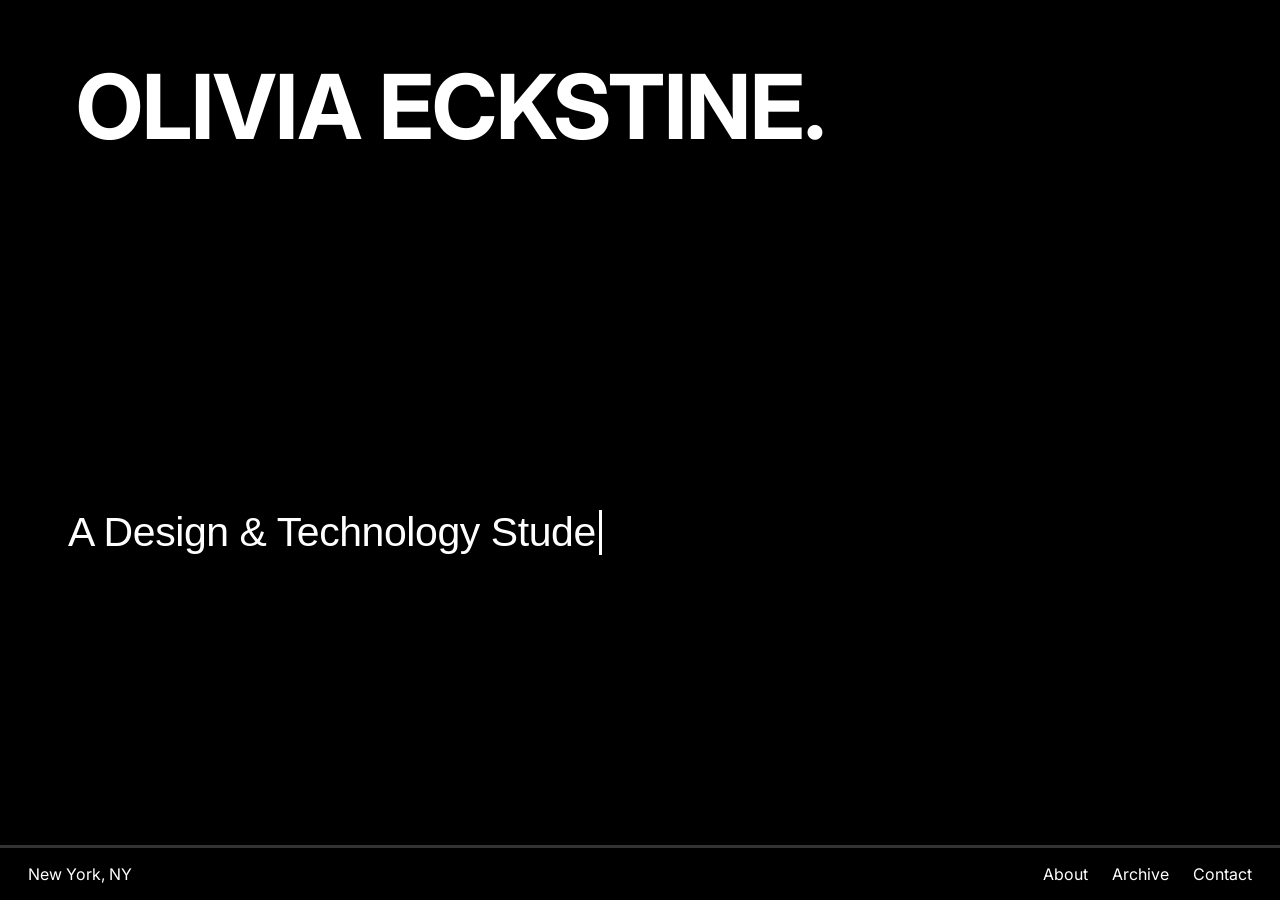
<file: about.html>
<!DOCTYPE html>
<html lang="en">
<head>
  <meta charset="UTF-8" />
  <meta name="viewport" content="width=device-width, initial-scale=1.0" />
  <title>Olivia Eckstine</title>
  <link rel="stylesheet" href="styles.css" />
<link rel="preconnect" href="https://fonts.googleapis.com">
<link rel="preconnect" href="https://fonts.gstatic.com" crossorigin>
<link href="https://fonts.googleapis.com/css2?family=Inter:ital,opsz,wght@0,14..32,100..900;1,14..32,100..900&family=Pixelify+Sans:wght@400..700&family=Poppins:ital,wght@0,100;0,200;0,300;0,400;0,500;0,600;0,700;0,800;0,900;1,100;1,200;1,300;1,400;1,500;1,600;1,700;1,800;1,900&family=Source+Sans+3:ital,wght@0,200..900;1,200..900&display=swap" rel="stylesheet"></head>

<body>
     <section class="hero">
        <a href="home.html" class="hero-name-2">
          <div class="hero-name hero-name--page">OLIVIA ECKSTINE.</div>
        </a>
      </section>

    <main>
        <p class="tagline"><span id="typed"></span><span class="cursor"></span></p>
    </main>

  <footer>
    <span>New York, NY</span>
    <nav>
      <a href="about.html">About</a>
      <a href="archive.html">Archive</a>
      <a href="contact.html">Contact</a>
    </nav>
  </footer>

  <script>
    const text = "A Design & Technology Student At Parsons School Of Design Exploring How Creativity, Data, And Storytelling Intersect.";
    const target = document.getElementById("typed");
    const speed = 45; 
    let i = 0;
    function type() {
      if (i < text.length) {
        target.textContent += text.charAt(i);
        i++;
        setTimeout(type, speed);
      }
    }
    type();
  </script>
</body>
</html>
</file>
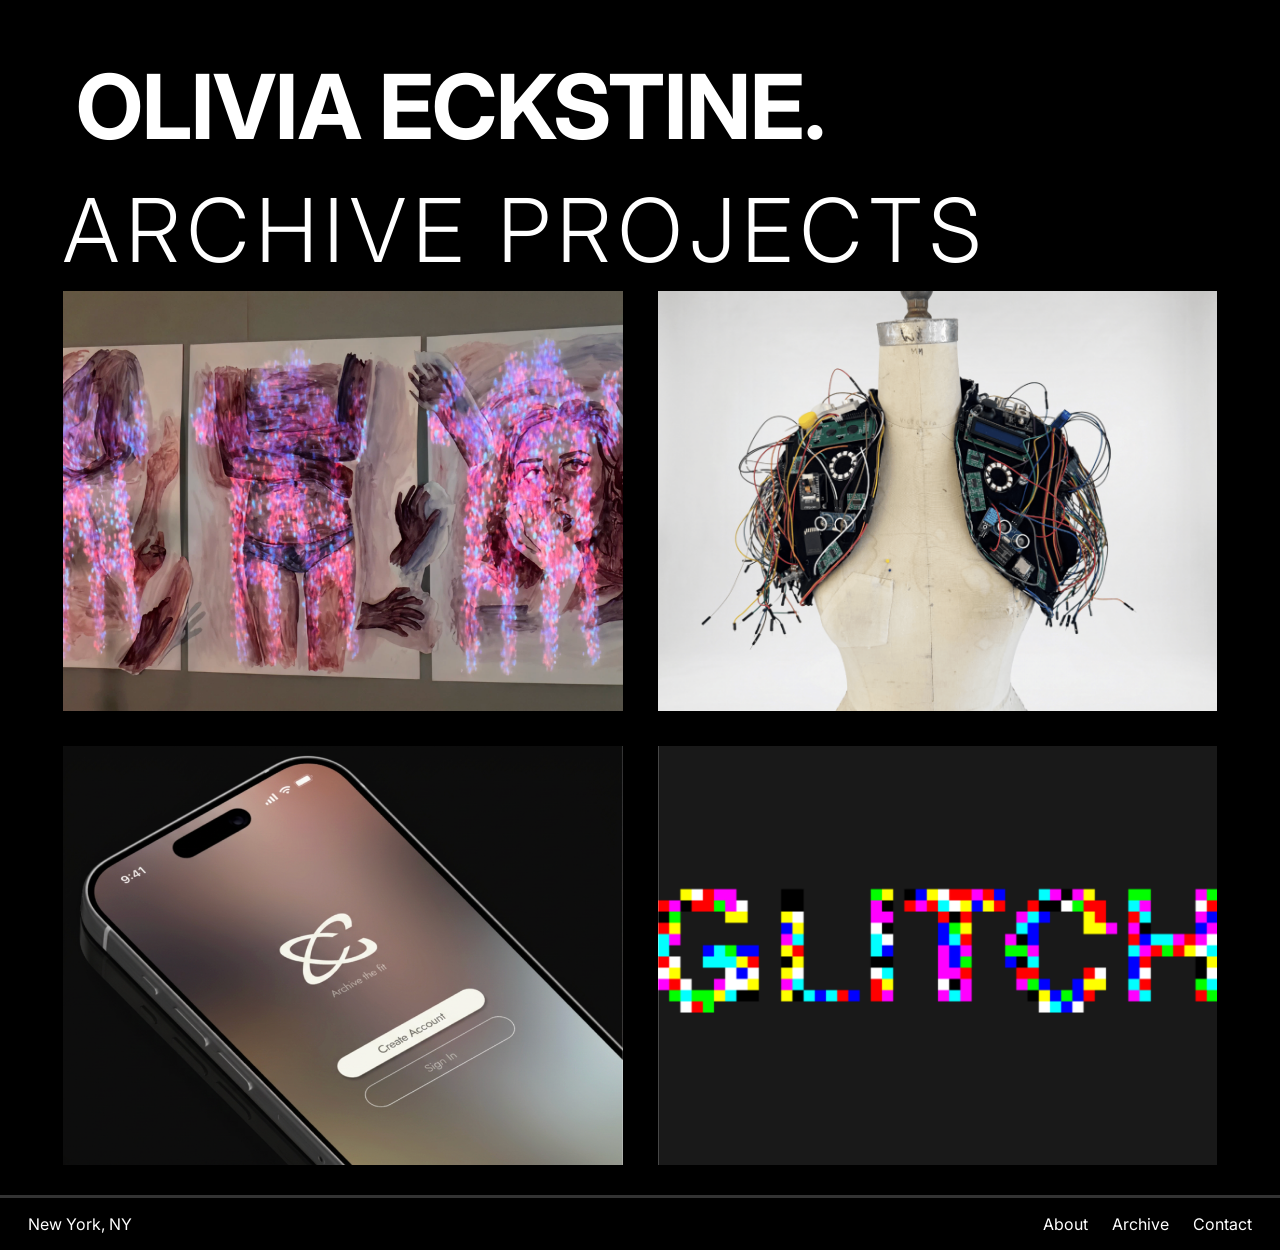
<file: archive.html>
<!DOCTYPE html>
<html lang="en">
<head>
  <meta charset="UTF-8" />
  <meta name="viewport" content="width=device-width, initial-scale=1.0" />
  <title>Olivia Eckstine</title>
  <link rel="stylesheet" href="styles.css" />
<link rel="preconnect" href="https://fonts.googleapis.com">
<link rel="preconnect" href="https://fonts.gstatic.com" crossorigin>
<link href="https://fonts.googleapis.com/css2?family=Inter:ital,opsz,wght@0,14..32,100..900;1,14..32,100..900&family=Pixelify+Sans:wght@400..700&family=Poppins:ital,wght@0,100;0,200;0,300;0,400;0,500;0,600;0,700;0,800;0,900;1,100;1,200;1,300;1,400;1,500;1,600;1,700;1,800;1,900&family=Source+Sans+3:ital,wght@0,200..900;1,200..900&display=swap" rel="stylesheet"></head>

<body>
    <section class="hero">
      <a href="home.html" class="hero-name-2">
        <div class="hero-name">OLIVIA ECKSTINE.</div>
      </a>
    </section>

    <section class="work-section">
    <div class="work-label">ARCHIVE PROJECTS</div>
        <div class="work-grid">

      <div class="work-cell">
        <a class="overlay" href="Uncollected.html" aria-label="Uncollected"></a>
        <img src="uncollected1.png" alt="Uncollected">
        <div class="work-label-hover">Uncollected</div>
      </div>

      <div class="work-cell">
        <a class="overlay" href="Perimeter.html" aria-label="Perimeter"></a>
        <img src="Perimeter.png" alt="Perimeter">
        <div class="work-label-hover">Perimeter</div>
      </div>

      <div class="work-cell">
        <a class="overlay" href="CC.html" aria-label="Cloud Closet"></a>
        <img src="ccscreen.png" alt="Cloud Closet">
        <div class="work-label-hover">Cloud Closet</div>
      </div>

      <div class="work-cell">
        <a class="overlay" href="typography.html" aria-label="Interactive Typography"></a>
        <img src="proto1.png" alt="Interactive Typography">
        <div class="work-label-hover">Interactive Typography</div>
      </div>

    </div>
  </section>

  <footer>
    <span>New York, NY</span>
    <nav>
      <a href="about.html">About</a>
      <a href="archive.html">Archive</a>
      <a href="contact.html">Contact</a>
    </nav>
  </footer>
</file>
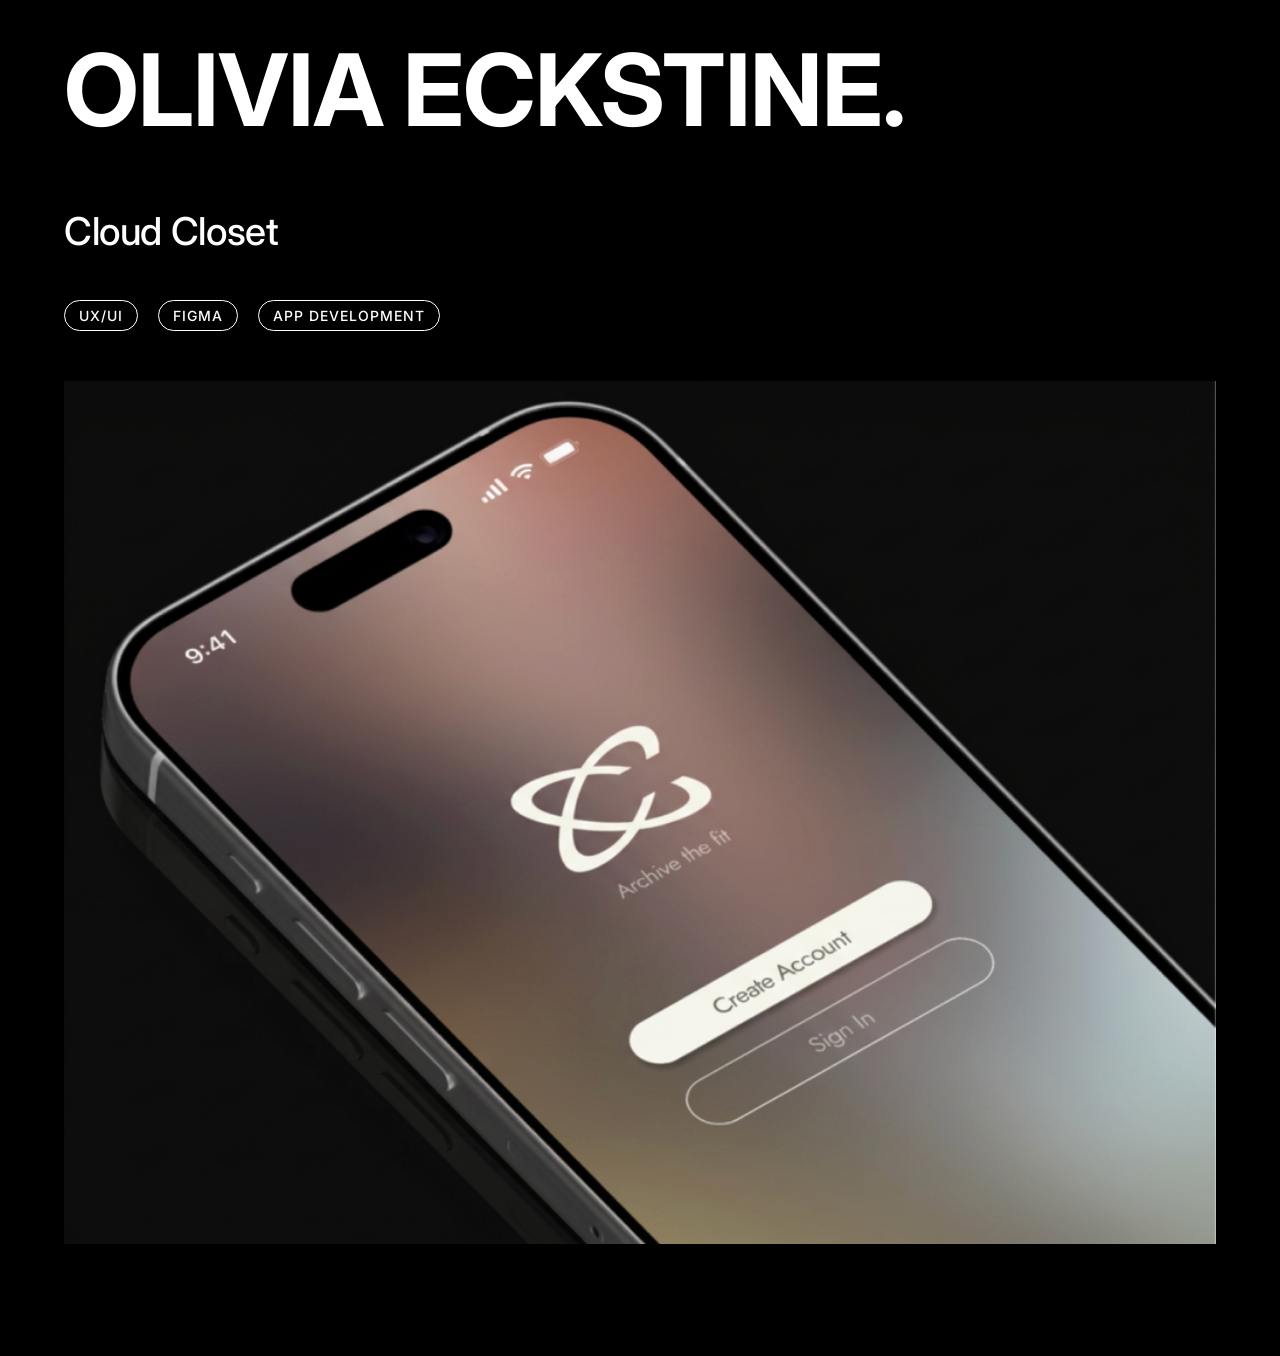
<file: CC.html>
<!DOCTYPE html>
<html lang="en">
<head>
  <meta charset="UTF-8" />
  <meta name="viewport" content="width=device-width, initial-scale=1.0" />
  <title>Olivia Eckstine</title>
  <link rel="stylesheet" href="styles.css" />
<link rel="preconnect" href="https://fonts.googleapis.com">
<link rel="preconnect" href="https://fonts.gstatic.com" crossorigin>
<link href="https://fonts.googleapis.com/css2?family=Inter:ital,opsz,wght@0,14..32,100..900;1,14..32,100..900&family=Pixelify+Sans:wght@400..700&family=Poppins:ital,wght@0,100;0,200;0,300;0,400;0,500;0,600;0,700;0,800;0,900;1,100;1,200;1,300;1,400;1,500;1,600;1,700;1,800;1,900&family=Source+Sans+3:ital,wght@0,200..900;1,200..900&display=swap" rel="stylesheet"></head>

<body>
 
    <div class="project-wrap">

        <a href="home.html" class="hero-name-link">
            <div class="project-name">OLIVIA ECKSTINE.</div>
        </a>
        <div class="project-title">Cloud Closet</div>
    
        <div class="tag-row">
        <span class="tag">UX/UI</span>
        <span class="tag">Figma</span>
        <span class="tag">App Development</span>
        </div>
    
        <div class="project-hero-img placeholder">
            <img src="ccscreen.png" alt="Cloud Closet installation"> 
        </div>
</file>
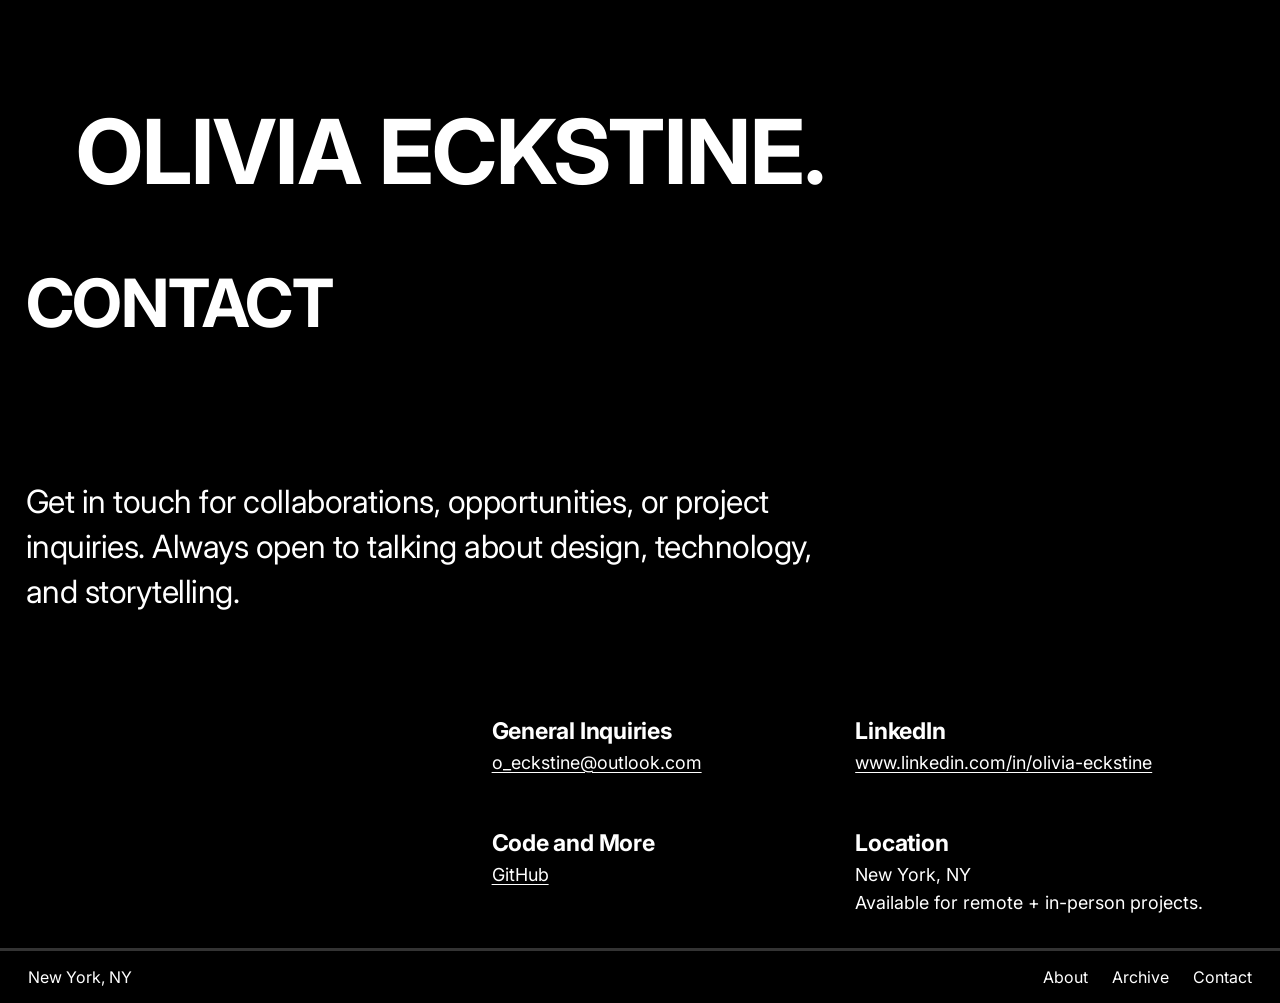
<file: contact.html>
<!DOCTYPE html>
<html lang="en">
<head>
    <meta charset="UTF-8">
    <meta name="viewport" content="width=device-width, initial-scale=1.0">
    <title>Olivia Eckstine</title>
   <link rel="stylesheet" href="styles.css" />
    <link rel="preconnect" href="https://fonts.googleapis.com">
    <link rel="preconnect" href="https://fonts.gstatic.com" crossorigin>
    <link href="https://fonts.googleapis.com/css2?family=Inter:ital,opsz,wght@0,14..32,100..900;1,14..32,100..900&family=Pixelify+Sans:wght@400..700&family=Poppins:ital,wght@0,100;0,200;0,300;0,400;0,500;0,600;0,700;0,800;0,900;1,100;1,200;1,300;1,400;1,500;1,600;1,700;1,800;1,900&family=Source+Sans+3:ital,wght@0,200..900;1,200..900&display=swap" rel="stylesheet"></head>

</head>

<body class="page-contact">
 
  <section class="hero">
    <a href="home.html" class="hero-name-2">
      <div class="hero-name hero-name--page">OLIVIA ECKSTINE.</div>
    </a>
 </section>

 
  <h1 class="page-title">Contact</h1>
 
  <main class="content-contact">
    <h2>Get in touch for collaborations, opportunities, or project inquiries. Always open to talking about design, technology, and storytelling.</h2>
  </main>
 
  <section class="footer-contact">
    <div class="contact-item">
      <h4>General Inquiries</h4>
      <a href="mailto:o_eckstine@outlook.com">o_eckstine@outlook.com</a>
    </div>
 
    <div class="contact-item">
      <h4>LinkedIn</h4>
      <a href="https://www.linkedin.com/in/olivia-eckstine" target="_blank" rel="noopener">www.linkedin.com/in/olivia-eckstine</a>
    </div>
 
    <div class="contact-item">
      <h4>Code and More</h4>
      <a href="https://github.com/OEckstine" target="_blank" rel="noopener">GitHub</a>
    </div>
 
    <div class="contact-item">
      <h4>Location</h4>
      <span>New York, NY</span>
      <span>Available for remote + in-person projects.</span>
    </div>
  </section>
 
 
  <footer class="site-footer">
    <span>New York, NY</span>
    <nav>
      <a href="about.html">About</a>
      <a href="archive.html">Archive</a>
      <a href="contact.html" aria-current="page">Contact</a>
    </nav>
  </footer>
 
</body>
</html>
</file>
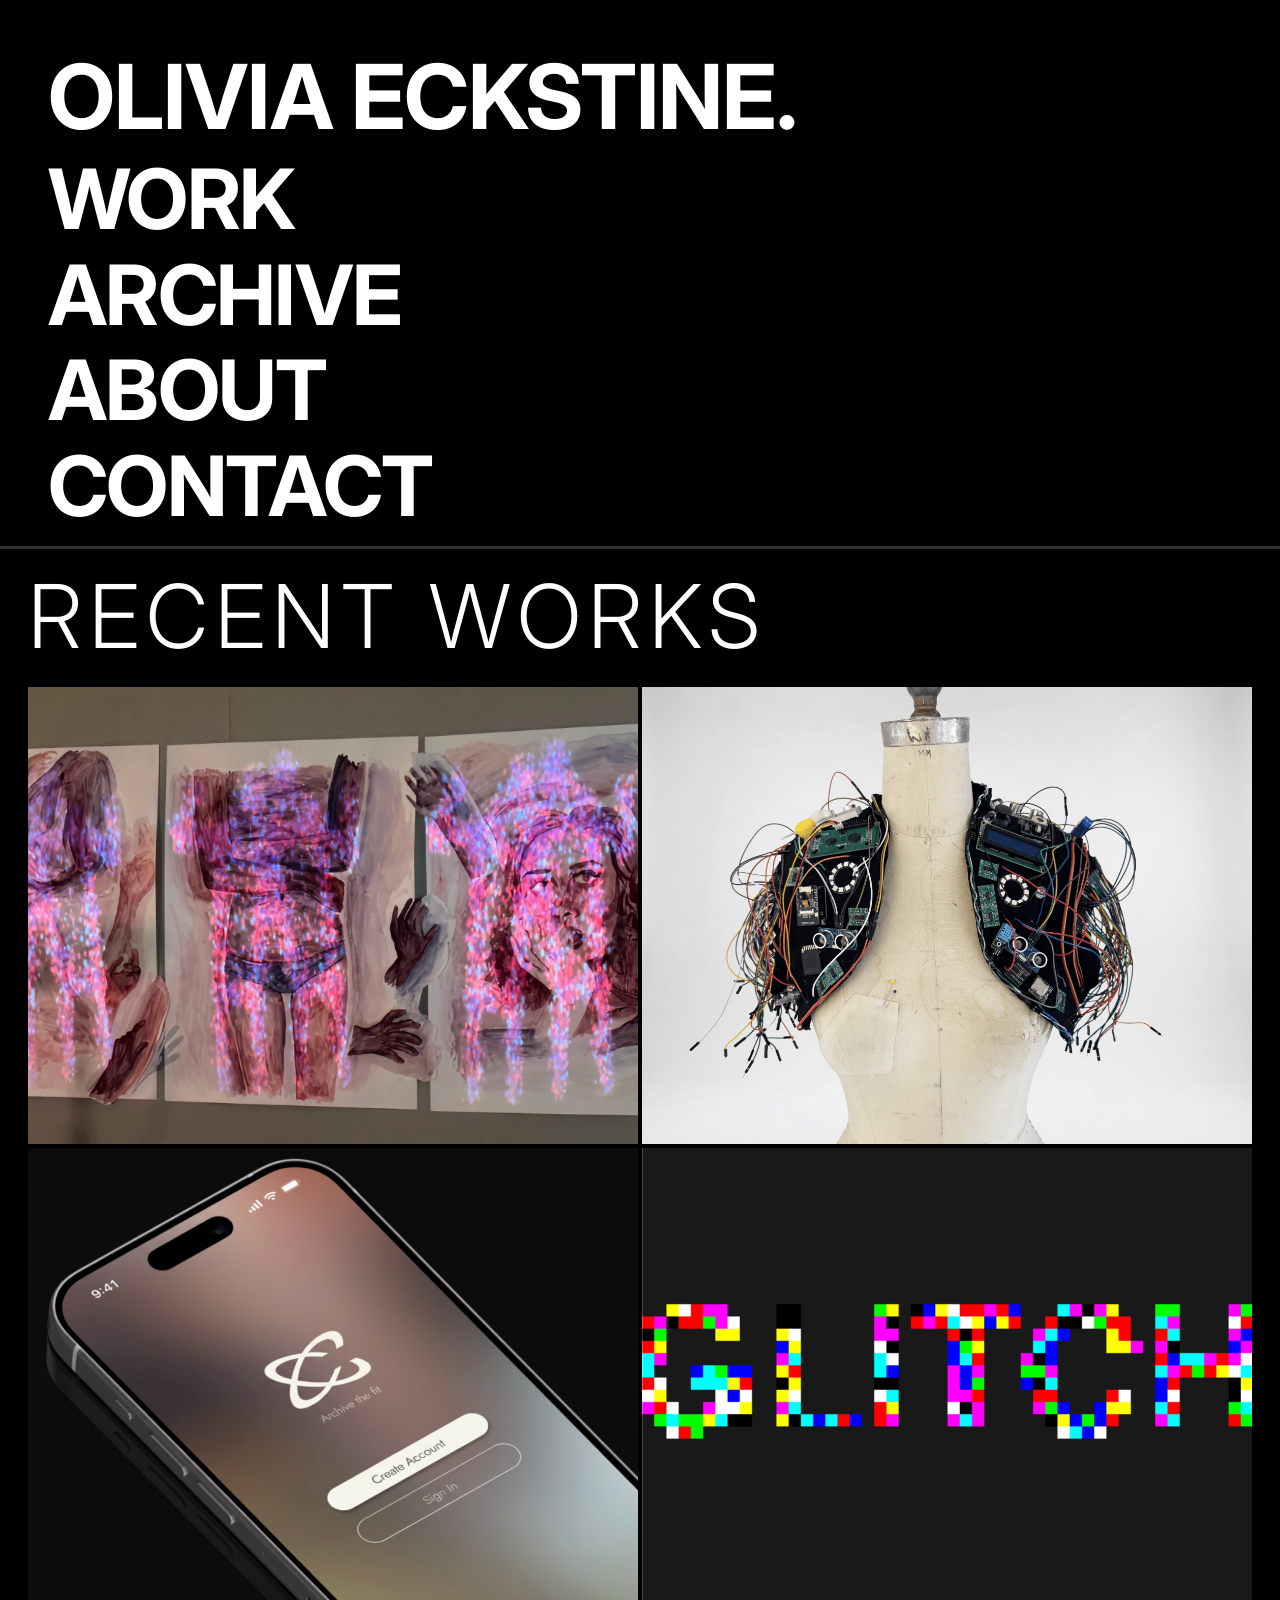
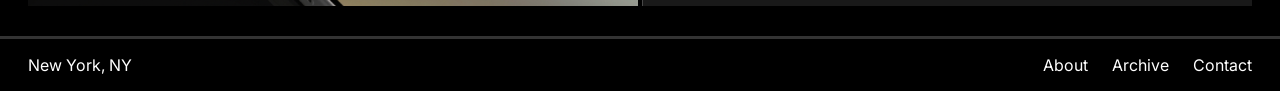
<file: home.html>
<!DOCTYPE html>
<html lang="en">
<head>
  <meta charset="UTF-8" />
  <meta name="viewport" content="width=device-width, initial-scale=1.0" />
  <title>Olivia Eckstine</title>
  <link rel="stylesheet" href="styles.css" />
<link rel="preconnect" href="https://fonts.googleapis.com">
<link rel="preconnect" href="https://fonts.gstatic.com" crossorigin>
<link href="https://fonts.googleapis.com/css2?family=Inter:ital,opsz,wght@0,14..32,100..900;1,14..32,100..900&family=Pixelify+Sans:wght@400..700&family=Poppins:ital,wght@0,100;0,200;0,300;0,400;0,500;0,600;0,700;0,800;0,900;1,100;1,200;1,300;1,400;1,500;1,600;1,700;1,800;1,900&family=Source+Sans+3:ital,wght@0,200..900;1,200..900&display=swap" rel="stylesheet"></head>

<body>
    <section class="hero">
      <a href="home.html" class="hero-name-link">
        <div class="hero-name">OLIVIA ECKSTINE.</div>
      </a>
      <nav class="hero-nav">
        <a href="work.html">WORK</a>
        <a href="archive.html">ARCHIVE</a>
        <a href="about.html">ABOUT</a>
        <a href="contact.html">CONTACT</a>
    </nav>
  </section>
 
  <section class="works-section">
    <div class="works-label">RECENT WORKS</div>
    <div class="works-grid">

      <div class="work-cell">
        <a class="overlay" href="Uncollected.html" aria-label="Uncollected"></a>
        <img src="uncollected1.png" alt="Uncollected">
        <div class="work-label-hover">Uncollected</div>
      </div>

      <div class="work-cell">
        <a class="overlay" href="Perimeter.html" aria-label="Perimeter"></a>
        <img src="Perimeter.png" alt="Perimeter">
        <div class="work-label-hover">Perimeter</div>
      </div>

      <div class="work-cell">
        <a class="overlay" href="CC.html" aria-label="Cloud Closet"></a>
        <img src="ccscreen.png" alt="Cloud Closet">
        <div class="work-label-hover">Cloud Closet</div>
      </div>

      <div class="work-cell">
        <a class="overlay" href="typography.html" aria-label="Typography"></a>
        <img src="proto1.png" alt="Typography">
        <div class="work-label-hover">Typography</div>
      </div>

    </div>
  </section>
 
  <footer>
    <span>New York, NY</span>
    <nav>
      <a href="about.html">About</a>
      <a href="archive.html">Archive</a>
      <a href="contact.html">Contact</a>
    </nav>
  </footer>
 
</body>
</html>
</file>
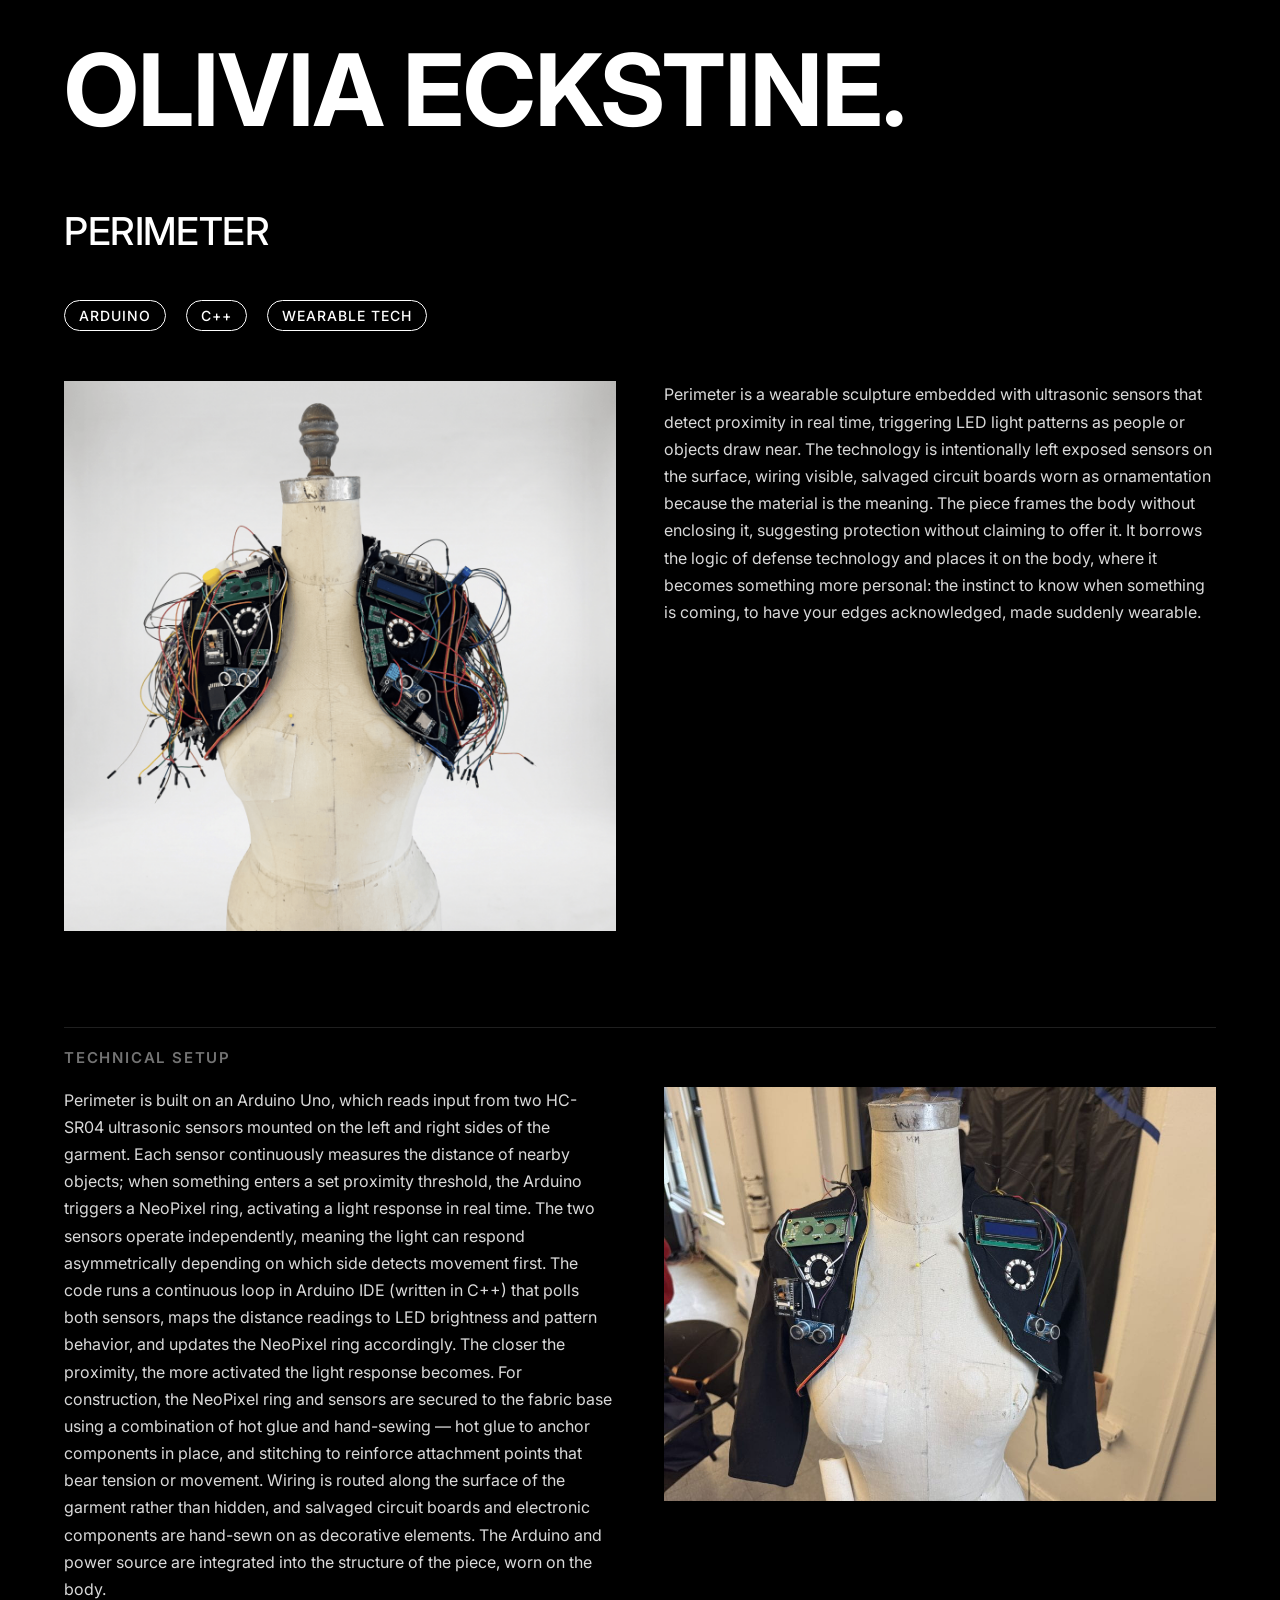
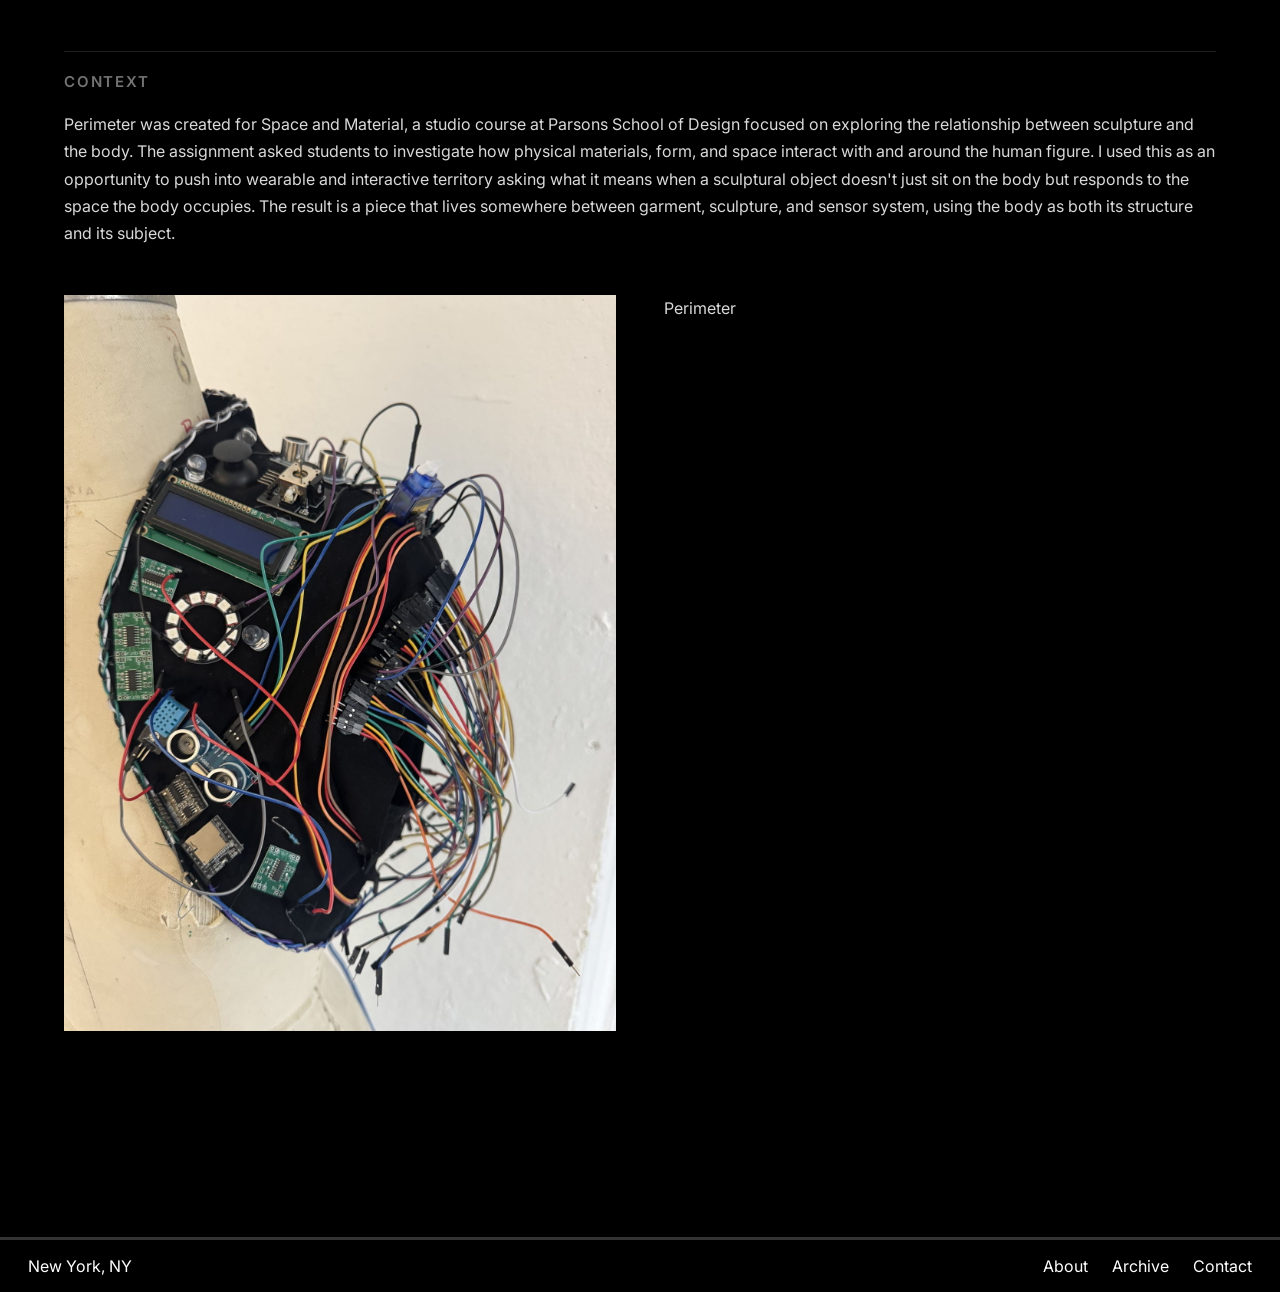
<file: Perimeter.html>
<!DOCTYPE html>
<html lang="en">
<head>
  <meta charset="UTF-8" />
  <meta name="viewport" content="width=device-width, initial-scale=1.0" />
  <title>Olivia Eckstine</title>
  <link rel="stylesheet" href="styles.css" />
<link rel="preconnect" href="https://fonts.googleapis.com">
<link rel="preconnect" href="https://fonts.gstatic.com" crossorigin>
<link href="https://fonts.googleapis.com/css2?family=Inter:ital,opsz,wght@0,14..32,100..900;1,14..32,100..900&family=Pixelify+Sans:wght@400..700&family=Poppins:ital,wght@0,100;0,200;0,300;0,400;0,500;0,600;0,700;0,800;0,900;1,100;1,200;1,300;1,400;1,500;1,600;1,700;1,800;1,900&family=Source+Sans+3:ital,wght@0,200..900;1,200..900&display=swap" rel="stylesheet"></head>

<body>
 
    <div class="project-wrap">

        <a href="home.html" class="hero-name-link">
            <div class="project-name">OLIVIA ECKSTINE.</div>
        </a>
        <div class="project-title">PERIMETER</div>

        <div class="tag-row">
        <span class="tag">Arduino</span>
        <span class="tag">C++</span>
        <span class="tag">Wearable Tech</span>
        </div>
    
        <div class="response-grid">
            <div class="project-hero-img placeholder">
                <img src="Perimeter.png" alt="Perimeter Wearable"> 
            </div>
        <p class="response-text">
            Perimeter is a wearable sculpture embedded with ultrasonic sensors that detect proximity in real time, triggering LED light patterns as people or objects draw near. The technology is intentionally left exposed sensors on the surface, wiring visible, salvaged circuit boards worn as ornamentation because the material is the meaning. The piece frames the body without enclosing it, suggesting protection without claiming to offer it. It borrows the logic of defense technology and places it on the body, where it becomes something more personal: the instinct to know when something is coming, to have your edges acknowledged, made suddenly wearable.
        </p>
        </div>
    
        <div class="section-label">Technical Setup</div>
        <div class="technical-grid">
        <p class="technical-text">
            Perimeter is built on an Arduino Uno, which reads input from two HC-SR04 ultrasonic sensors mounted on the left and right sides of the garment. Each sensor continuously measures the distance of nearby objects; when something enters a set proximity threshold, the Arduino triggers a NeoPixel ring, activating a light response in real time. The two sensors operate independently, meaning the light can respond asymmetrically depending on which side detects movement first.
The code runs a continuous loop in Arduino IDE (written in C++) that polls both sensors, maps the distance readings to LED brightness and pattern behavior, and updates the NeoPixel ring accordingly. The closer the proximity, the more activated the light response becomes.
For construction, the NeoPixel ring and sensors are secured to the fabric base using a combination of hot glue and hand-sewing — hot glue to anchor components in place, and stitching to reinforce attachment points that bear tension or movement. Wiring is routed along the surface of the garment rather than hidden, and salvaged circuit boards and electronic components are hand-sewn on as decorative elements. The Arduino and power source are integrated into the structure of the piece, worn on the body.
        </p>

        <div class="technical-img placeholder">
            <img src="progress.jpeg" alt="Technical setup"> 
        </div>

        </div>

        <!-- context -->
        <div class="section-label">Context</div>
        <p class="context-text">
            Perimeter was created for Space and Material, a studio course at Parsons School of Design focused on exploring the relationship between sculpture and the body. The assignment asked students to investigate how physical materials, form, and space interact with and around the human figure. I used this as an opportunity to push into wearable and interactive territory asking what it means when a sculptural object doesn't just sit on the body but responds to the space the body occupies. The result is a piece that lives somewhere between garment, sculpture, and sensor system, using the body as both its structure and its subject.
        </p>
    
        <!-- response -->
        <div class="response-grid">
            <div class="project-hero-img placeholder">
                <img src="zoom.jpeg" alt="Perimeter Wearable"> 
            </div>
        <p class="response-text">
            Perimeter 
        </p>
        </div>
    
    </div>
    
    <footer>
        <span>New York, NY</span>
        <nav>
        <a href="about.html">About</a>
        <a href="archive.html">Archive</a>
        <a href="contact.html">Contact</a>
        </nav>
    </footer>
    
    </body>
    </html>
</file>
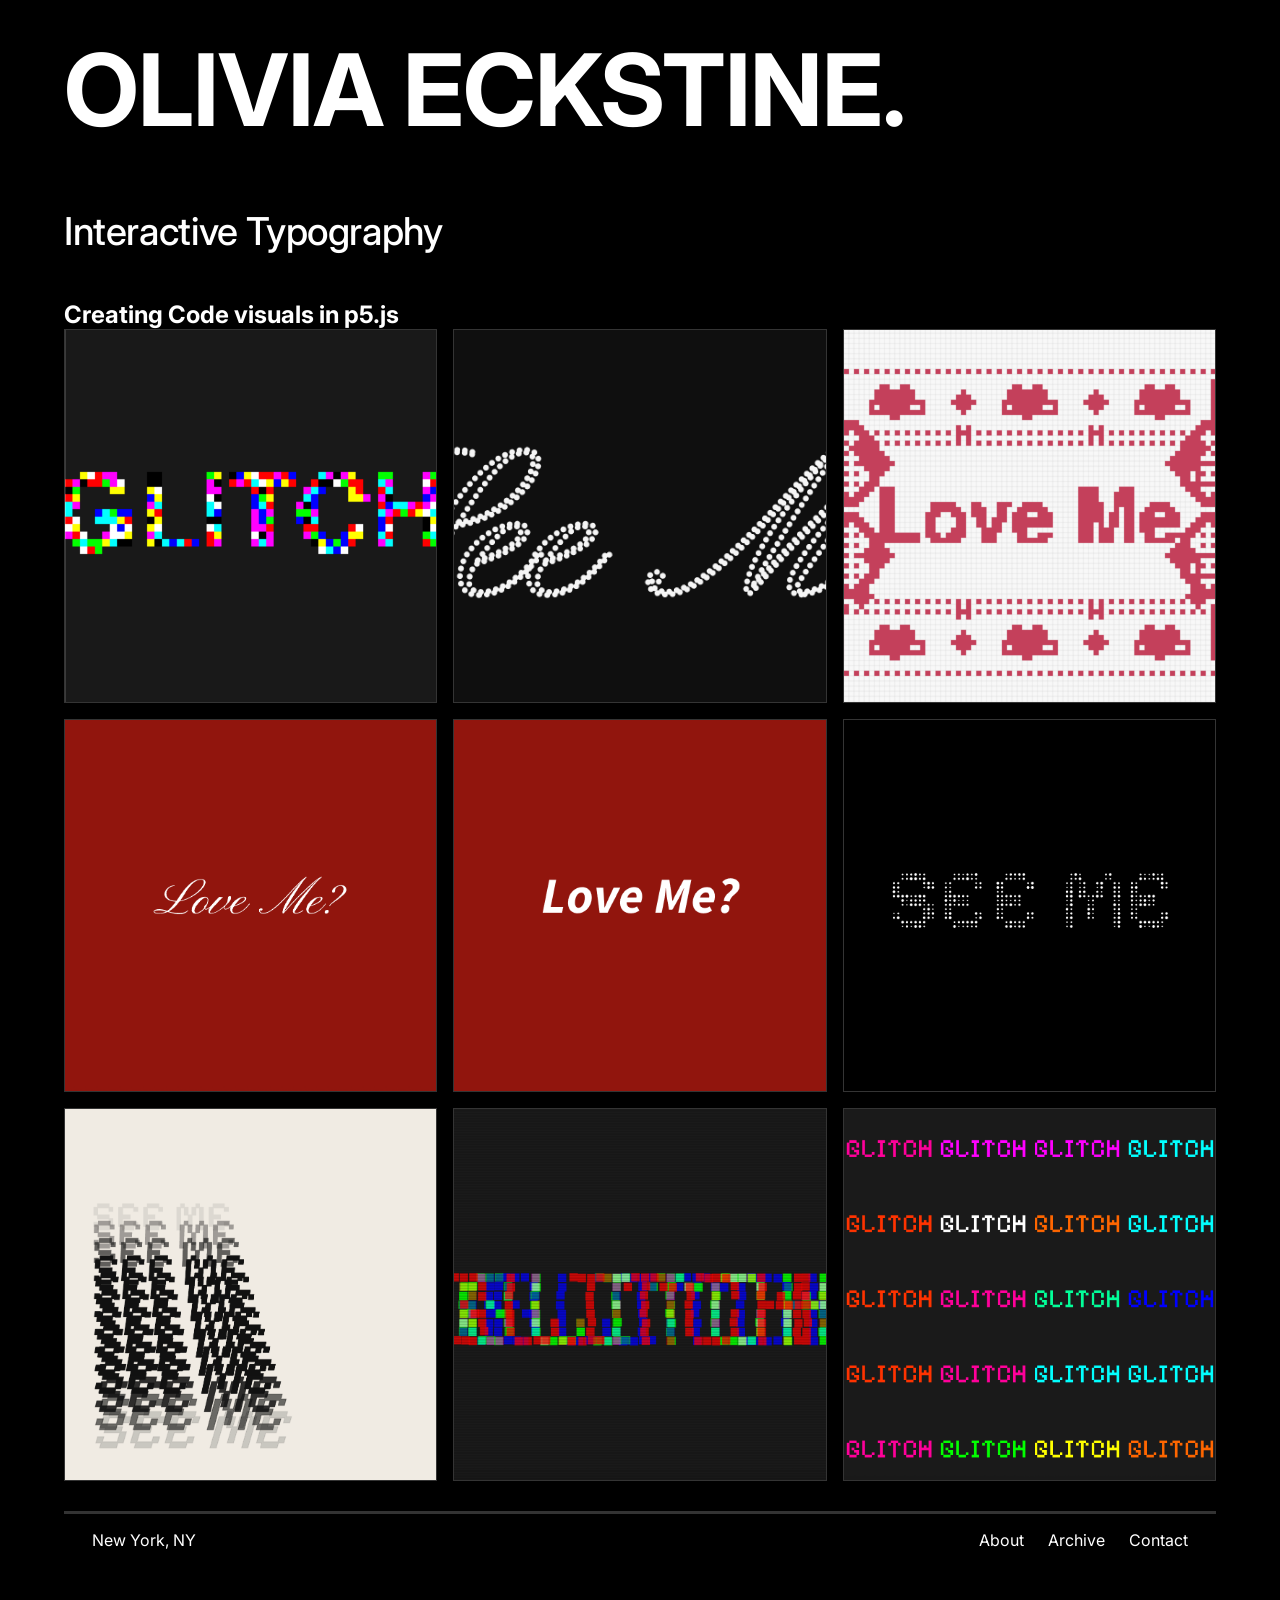
<file: typography.html>
<!DOCTYPE html>
<html lang="en">
<head>
  <meta charset="UTF-8" />
  <meta name="viewport" content="width=device-width, initial-scale=1.0" />
  <title>Olivia Eckstine</title>
  <link rel="stylesheet" href="styles.css" />
<link rel="preconnect" href="https://fonts.googleapis.com">
<link rel="preconnect" href="https://fonts.gstatic.com" crossorigin>
<link href="https://fonts.googleapis.com/css2?family=Inter:ital,opsz,wght@0,14..32,100..900;1,14..32,100..900&family=Pixelify+Sans:wght@400..700&family=Poppins:ital,wght@0,100;0,200;0,300;0,400;0,500;0,600;0,700;0,800;0,900;1,100;1,200;1,300;1,400;1,500;1,600;1,700;1,800;1,900&family=Source+Sans+3:ital,wght@0,200..900;1,200..900&display=swap" rel="stylesheet"></head>

<body>
 
    <div class="project-wrap">

        <a href="home.html" class="hero-name-link">
            <div class="project-name">OLIVIA ECKSTINE.</div>
        </a>
        <div class="project-title">Interactive Typography</div>

        <article class="work-item">
                <h2>Creating Code visuals in p5.js</h2>
                <section class="type-grid-section">
                  <div class="type-grid">

                    <a class="archive-tile is-image" 
                      href="https://oeckstine.github.io/Proto1/" 
                      target="_blank" 
                      rel="noopener">
                      <img class="tile-image" 
                      src="proto1.png" 
                      alt="Proto1 p5.js Sketch Preview">
                    </a>

                    <a class="archive-tile is-image" 
                      href="https://oeckstine.github.io/Proto2/" 
                      target="_blank" 
                      rel="noopener">
                      <img class="tile-image" 
                      src="Proto2.png" 
                      alt="Proto2 p5.js Sketch Preview">
                    </a>

                    <a class="archive-tile is-image" 
                      href="https://oeckstine.github.io/Proto3/" 
                      target="_blank" 
                      rel="noopener">
                      <img class="tile-image" 
                      src="Proto3.png" 
                      alt="Proto3 p5.js Sketch Preview">
                    </a>

                    <a class="archive-tile is-image" 
                      href="https://oeckstine.github.io/Proto4/" 
                      target="_blank" 
                      rel="noopener">
                      <img class="tile-image" 
                      src="Proto4.png" 
                      alt="Proto4 p5.js Sketch Preview">
                    </a>

                    <a class="archive-tile is-image" 
                      href="https://oeckstine.github.io/Proto5/" 
                      target="_blank" 
                      rel="noopener">
                      <img class="tile-image" 
                      src="Proto5.png" 
                      alt="Proto5 p5.js Sketch Preview">
                    </a>

                    <a class="archive-tile is-image" 
                      href="https://oeckstine.github.io/Proto6/" 
                      target="_blank" 
                      rel="noopener">
                      <img class="tile-image" 
                      src="Proto6.png" 
                      alt="Proto6 p5.js Sketch Preview">
                    </a>

                    <a class="archive-tile is-image" 
                      href="https://oeckstine.github.io/proto7/" 
                      target="_blank" 
                      rel="noopener">
                      <img class="tile-image" 
                      src="Proto7.png" 
                      alt="Proto7 p5.js Sketch Preview">
                    </a>

                    <a class="archive-tile is-image" 
                      href="https://oeckstine.github.io/proto8/" 
                      target="_blank" 
                      rel="noopener">
                      <img class="tile-image" 
                      src="Proto8.png" 
                      alt="Proto8 p5.js Sketch Preview">
                    </a>

                    <a class="archive-tile is-image" 
                      href="https://oeckstine.github.io/proto9/" 
                      target="_blank" 
                      rel="noopener">
                      <img class="tile-image" 
                      src="Proto9.png" 
                      alt="Proto9 p5.js Sketch Preview">
                    </a>

                  </div>
                </section>
              </article>
    
    <footer>
        <span>New York, NY</span>
        <nav>
        <a href="about.html">About</a>
        <a href="archive.html">Archive</a>
        <a href="contact.html">Contact</a>
        </nav>
    </footer>
    
    </body>
    </html>
</file>
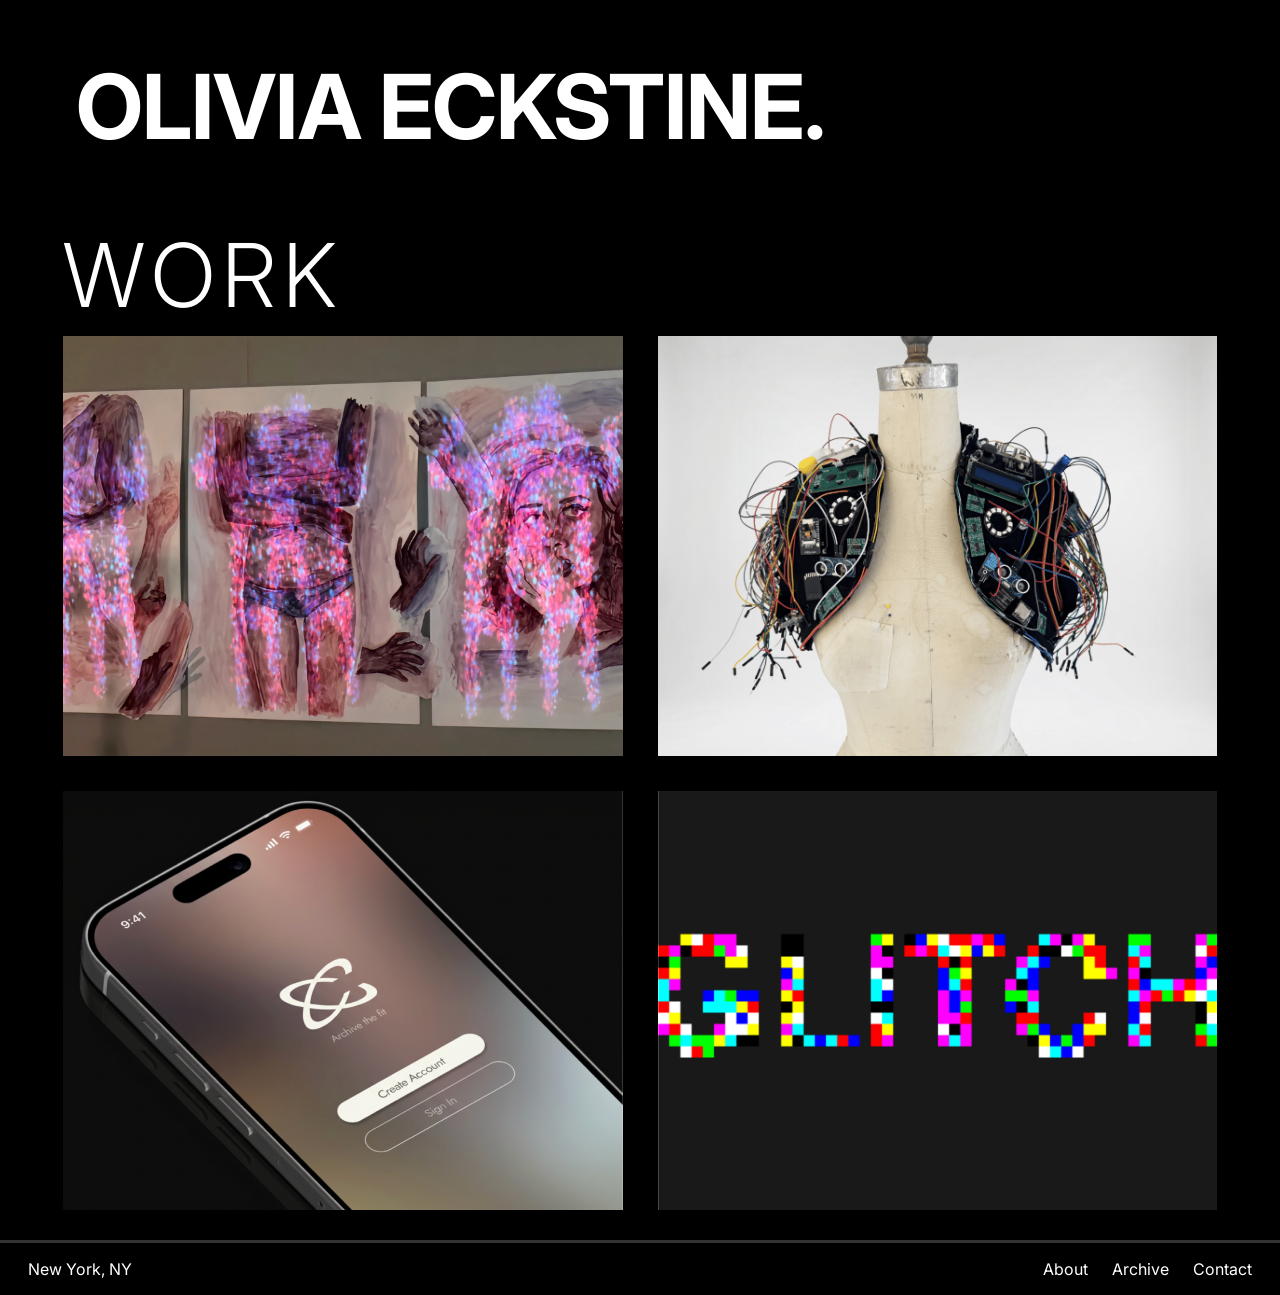
<file: work.html>
<!DOCTYPE html>
<html lang="en">
<head>
  <meta charset="UTF-8" />
  <meta name="viewport" content="width=device-width, initial-scale=1.0" />
  <title>Olivia Eckstine</title>
  <link rel="stylesheet" href="styles.css" />
<link rel="preconnect" href="https://fonts.googleapis.com">
<link rel="preconnect" href="https://fonts.gstatic.com" crossorigin>
<link href="https://fonts.googleapis.com/css2?family=Inter:ital,opsz,wght@0,14..32,100..900;1,14..32,100..900&family=Pixelify+Sans:wght@400..700&family=Poppins:ital,wght@0,100;0,200;0,300;0,400;0,500;0,600;0,700;0,800;0,900;1,100;1,200;1,300;1,400;1,500;1,600;1,700;1,800;1,900&family=Source+Sans+3:ital,wght@0,200..900;1,200..900&display=swap" rel="stylesheet"></head>

<body>
    <section class="hero">
      <a href="home.html" class="hero-name-2">
          <div class="hero-name hero-name--page">OLIVIA ECKSTINE.</div>
        </a>
    </section>

    <section class="work-section">
    <div class="work-label"> WORK</div>
    <div class="work-grid">
 
      <div class="work-cell">
        <a class="overlay" href="Uncollected.html" aria-label="Uncollected"></a>
        <img src="uncollected1.png" alt="Uncollected">
        <div class="work-label-hover">Uncollected</div>
      </div>
 
      <div class="work-cell">
        <a class="overlay" href="Perimeter.html" aria-label="Perimeter"></a>
        <img src="Perimeter.png" alt="Perimeter">
        <div class="work-label-hover">Perimeter</div>
      </div>
 
      <div class="work-cell">
        <a class="overlay" href="CC.html" aria-label="Cloud Closet"></a>
        <img src="ccscreen.png" alt="Cloud Closet">
        <div class="work-label-hover">Cloud Closet</div>
      </div>
 
       <div class="work-cell">
        <a class="overlay" href="typography.html" aria-label="typography"></a>
        <img src="proto1.png" alt="typography">
        <div class="work-label-hover">typography</div>
      </div>
    </div>
  </section>

  <footer>
    <span>New York, NY</span>
    <nav>
      <a href="about.html">About</a>
      <a href="archive.html">Archive</a>
      <a href="contact.html">Contact</a>
    </nav>
  </footer>
</file>
<file: styles.css>
*, *::before, *::after { box-sizing: border-box; margin: 0; padding: 0; }
 
body {
  background: #000;
  color: #fff;
  font-family: 'Inter', sans-serif;
  min-height: 100vh;
  display: flex;
  flex-direction: column;
}

.hero {
  padding: 32px 28px 48px;
  display: flex;
  flex-direction: column;
}

.hero:has(.hero-nav) {
  flex: 1;
  justify-content: space-between;
}

a.hero-name-link {
color: #fff !important;
text-decoration: none !important;
display: block;
transition: opacity 0.15s;
}

a.hero-name-link:hover {
  opacity: 0.5;
}

.hero-name a:hover {
  opacity: 0.5;
}

.hero-name {
  font-size: clamp(60px, 7vw, 112px);
  font-weight: 700;
  letter-spacing: -0.01em;
  margin-top: 10px;
  margin-bottom: 0;
  margin-left: 28px;
}


.hero-name--page {
  margin-bottom: clamp(24px, 5vh, 56px);
}

.hero-nav {
  display: flex;
  flex-direction: column;
  gap: 0;
  margin-bottom: 0;
  margin-left: 28px;
}

.hero-nav a {
  font-size: clamp(56px, 6.5vw, 100px);
  font-weight: 700;
  color: #fff;
  text-decoration: none;
  letter-spacing: -0.02em;
  line-height: 1.15;
  transition: opacity 0.15s;
}

.hero-nav a:hover { opacity: 0.5; }


/*workpage*/
.work-section {
  padding: 0 28px 0;
}

.work-label {
  font-size: clamp(40px, 7vw, 88px);
  font-weight: 300;
  letter-spacing: 0.08em;
  padding: 0;
  margin-left: 35px;
  margin-top: 0;
  margin-bottom: 8px;
}

.work-grid {
  display: grid;
  grid-template-columns: 1fr 1fr;
  gap: 35px;
  margin-top: 4px;
  margin-left: 35px;
  margin-right: 35px;
}

/*recent works*/
.works-section {
  border-top: 3px solid #333;
  padding: 0 28px 0;
}

.works-label {
  font-size: clamp(40px, 7vw, 88px);
  font-weight: 300;
  letter-spacing: 0.08em;
  padding: 14px 0;
  border-bottom: none;
}

.works-grid {
  display: grid;
  grid-template-columns: 1fr 1fr;
  gap: 4px;
  margin-top: 4px;
}
 
.work-cell {
  position: relative;
  width: 100%;
  aspect-ratio: 4/3;
  background: #1a1a1a;
  overflow: hidden;
}

.work-cell img {
  position: absolute;
  inset: 0;
  width: 100%;
  height: 100%;
  object-fit: cover;
  display: block;
}
 
.work-cell .overlay {
  position: absolute;
  inset: 0;
  cursor: pointer;
  z-index: 2;
}

.work-cell .overlay:hover + .work-label-hover,
.work-cell:hover .work-label-hover {
  opacity: 1;
}

.work-label-hover {
  position: absolute;
  bottom: 0;
  left: 0;
  right: 0;
  background: rgba(0,0,0,0.75);
  color: #fff;
  font-size: 11px;
  font-weight: 700;
  letter-spacing: 0.06em;
  padding: 10px 12px;
  opacity: 0;
  transition: opacity 0.2s;
  z-index: 3;
  text-transform: uppercase;
}

/* footer */
footer {
  border-top: 3px solid #333;
  display: flex;
  justify-content: space-between;
  align-items: center;
  padding: 16px 28px;
  margin-top: 30px;
}

footer span {
  font-size: clamp(13px, 1.4vw, 16px);
  color: #fff;
  font-weight: 400;
}

footer nav {
  display: flex;
  gap: 24px;
}

footer nav a {
  font-size: clamp(13px, 1.4vw, 16px);
  color: #fff;
  text-decoration: none;
  font-weight: 400;
  transition: opacity 0.15s;
}

footer nav a:hover { opacity: 0.5; }

.hero-name-2 {
  font-size: clamp(60px, 7vw, 112px);
  font-weight: 700;
  letter-spacing: -0.01em;
  margin-top: 10px;
  margin-bottom: 4px;
  margin-left: 28px;
}

.hero {
  padding: 32px 20px 12px;
  flex: 1;
}

a.hero-name-2 {
  color: #fff !important;
  text-decoration: none !important;
  display: block;
  transition: opacity 0.15s;
}

a.hero-name-2:hover {
  opacity: 0.5;
}

.hero-name-2:hover {
  opacity: 0.5;
}


/*about page*/
main {
  display: flex;
  flex-direction: column;
  flex: 1;       
  overflow: hidden;
}

.tagline {
  margin-left: 68px;
  margin-top: 28px;
  max-width: 3500px;
  font-family: 'DM Sans', sans-serif;
  font-size: clamp(1.35rem, 3.2vw, 350px);
  font-weight: 300;
  line-height: 1.45;
  letter-spacing: -0.01em;
  color: var(--fg);
  opacity: 0;
  animation: fadeUp 0.8s ease forwards 0.35s;
}
 
.cursor {
  display: inline-block;
  width: 3px;
  height: 1.1em;
  background: var(--fg);
  vertical-align: text-bottom;
  margin-left: 3px;
  animation: blink 1s step-end infinite;
}

/*animation type*/
@keyframes fadeUp {
  from { opacity: 0; transform: translateY(18px); }
  to   { opacity: 1; transform: translateY(0); }
}

@keyframes blink {
  0%, 100% { opacity: 1; }
  50%       { opacity: 0; }
}

 /* contact page */
.page-contact {
  min-height: 100vh;
  display: flex;
  flex-direction: column;
  background: #000;
  color: #fff;
  font-family: 'Inter', -apple-system, sans-serif;
  -webkit-font-smoothing: antialiased;
  padding: clamp(24px, 3.5vw, 56px) 0 0;
}
 
.page-contact {
  --edge: clamp(16px, 2vw, 48px);
}
 
/* page title */
 
.page-title {
  margin: 0;
  padding: 0 var(--edge);
  font-size: clamp(28px, 5.2vw, 150px);
  font-weight: 700;   
  line-height: 1.1;
  letter-spacing: -0.02em;
  text-transform: uppercase;
}
 
/* intro */
 
.content-contact {
  padding: 0 var(--edge);
  margin-top: clamp(60px, 11vw, 140px);
}
 
.content-contact h2 {
  margin: 0;
  max-width: 40ch;
  font-size: clamp(17px, 2.5vw, 200px);
  font-weight: 400;   /* was 700 */
  line-height: 1.4;
  letter-spacing: -0.015em;
}
 
/* contact details */
 
.footer-contact {
  display: grid;
  grid-template-columns: max-content max-content;
  column-gap: clamp(60px, 12vw, 200px);
  row-gap: clamp(28px, 4vw, 56px);
  width: fit-content;
  margin: clamp(48px, 8vw, 110px) clamp(48px, 6vw, 100px) 0 auto;
}
 
.contact-item h4 {
  margin: 0 0 4px;
  font-size: clamp(13px, 1.8vw, 220px);
  font-weight: 700;
  letter-spacing: -0.01em;
}
 
.contact-item a,
.contact-item span {
  display: block;
  font-size: clamp(11px, 1.4vw, 50px);
  font-weight: 400;
  line-height: 1.6;
  color: #fff;
}
 
.contact-item a {
  width: fit-content;
  text-decoration: underline;
  text-underline-offset: 3px;
  transition: opacity 0.15s ease;
}
 
.contact-item a:hover,
.contact-item a:focus-visible { opacity: 0.5; }

@media (max-width: 900px) {
  .footer-contact {
    grid-template-columns: 1fr;
    width: auto;
    margin-left: var(--edge);
    row-gap: 80px;
  }
}


 /* bottom nav */
.bottom-nav {
  border-top: 1px solid #333;
  display: flex;
  justify-content: space-between;
  align-items: flex-end;
  padding: 24px 48px;
  margin-top: auto;
}
 
.bottom-left {
  display: flex;
  flex-direction: column;
  gap: 4px;
}
 
.bottom-name {
  font-family: 'Inter', sans-serif;
  font-size: 14px;
  font-weight: 700;
  color: #fff;
  letter-spacing: -0.01em;
}
 
.bottom-location {
  font-family: 'Inter', sans-serif;
  font-size: 13px;
  font-weight: 400;
  color: rgba(255,255,255,0.5);
}
 
.bottom-right {
  display: flex;
  gap: 24px;
}
 
.bottom-right a {
  font-family: 'Inter', sans-serif;
  font-size: 14px;
  font-weight: 400;
  color: #fff;
  text-decoration: none;
  transition: opacity 0.15s;
}
 
.bottom-right a:hover {
  opacity: 0.5;
}

 /*project page*/
:root {
  --fg: #fff;
  --muted: rgba(255,255,255,0.45);
  --border: rgba(255,255,255,0.12);
}
 
.project-wrap {
  max-width: 100%;
  padding: 40px 64px 80px;
  display: flex;
  flex-direction: column;
  gap: 0;
  opacity: 0;
  animation: fadeUp 0.7s ease forwards 0.1s;
}
 
/* header */
.project-name {
  font-size: clamp(100px, 7vw, 500px);
  font-weight: 700;
  letter-spacing: -0.01em;
  line-height: 1;
  margin-bottom: clamp(40px, 8vh, 100px);
}
 
.project-title {
  font-size: clamp(24px, 3vw, 44px);
  font-weight: 500;
  letter-spacing: -0.01em;
  line-height: 1;
  margin-bottom: 50px;
}
 
/* tags */
.tag-row {
  display: flex;
  gap: 20px;
  flex-wrap: wrap;
  margin-bottom: 50px;
}
 
.tag {
  border: 1px solid #fff;
  color: #fff;
  font-family: 'Inter', sans-serif;
  font-size: clamp(12px, 1.1vw, 14px);
  font-weight: 500;
  letter-spacing: 0.07em;
  text-transform: uppercase;
  padding: 6px 14px;
  border-radius: 999px;
}
 
/* hero image */
.project-hero-img {
  width: 100%;
  aspect-ratio: unset; 
  display: block;
  margin-bottom: 32px;
  background: none;
  border-radius: 0;
  overflow: hidden;
}

.project-hero-img img {
  width: 100%;
  height: auto; 
  object-fit: unset;
  display: block;
}
 
/* body text */
.project-desc {
  font-family: 'Inter', sans-serif;
  font-size: clamp(16px, 1.2vw, 20px);
  font-weight: 400;
  line-height: 1.7;
  color: rgba(255,255,255,0.85);
  margin-bottom: 48px;
  width: 100%;
}
 
/* section label */
.section-label {
  font-family: 'Inter', sans-serif;
  font-size: clamp(12px, 1.3vw, 15px);
  font-weight: 600;
  letter-spacing: 0.12em;
  text-transform: uppercase;
  color: rgba(255,255,255,0.45);
  border-top: 1px solid rgba(255,255,255,0.12);
  padding-top: 20px;
  margin-bottom: 20px;
  width: 100%;
}
 
/* technical set up */
.technical-grid {
  display: grid;
  grid-template-columns: 1fr 1fr;
  gap: 48px;
  margin-bottom: 48px;
  align-items: start;
  width: 100%;
}
 
.technical-text {
  font-family: 'Inter', sans-serif;
  font-size: clamp(16px, 1.2vw, 20px);
  line-height: 1.7;
  color: rgba(255,255,255,0.85);
  width: 100%;
}
 
.technical-img {
  width: 100%;
  aspect-ratio: 4/3;
  background: #111;
  display: block;
  overflow: hidden;
}
 
.technical-img img {
  width: 100%;
  height: 100%;
  object-fit: cover;
  display: block;
}
 
/* context */
.context-text {
  font-family: 'Inter', sans-serif;
  font-size: clamp(16px, 1.2vw, 20px);
  line-height: 1.7;
  color: rgba(255,255,255,0.85);
  margin-bottom: 48px;
  width: 100%;
}

/* response */
.response-grid {
  display: grid;
  grid-template-columns: 1fr 1fr;
  gap: 48px;
  margin-bottom: 64px;
  align-items: start;
  width: 100%;
}
 
.response-img {
  width: 100%;
  aspect-ratio: unset;
  background: #111;
  display: block;
  overflow: hidden;
}

.response-img video,
.response-img img {
  width: 100%;
  height: auto;
  object-fit: unset;
  display: block;
}
 
.response-text {
  font-family: 'Inter', sans-serif;
  font-size: clamp(16px, 1.2vw, 20px);
  line-height: 1.7;
  color: rgba(255,255,255,0.85);
}

 /* back link */
.back-link {
  display: inline-block;
  font-family: 'Inter', sans-serif;
  font-size: 13px;
  font-weight: 600;
  letter-spacing: 0.06em;
  text-transform: uppercase;
  color: #fff;
  text-decoration: none;
  border-bottom: 1px solid rgba(255,255,255,0.3);
  padding-bottom: 2px;
  transition: opacity 0.15s;
  margin-bottom: 40px;
}
 
.back-link:hover { opacity: 0.5; }

/* interactive grid */
.work-item h3 {
  font-family: 'Inter', sans-serif;
  font-size: clamp(28px, 3vw, 40px);
  font-weight: 700;
  letter-spacing: -0.01em;
  margin-bottom: 6px;
}

.work-item > p {
  font-family: 'Inter', sans-serif;
  font-size: clamp(16px, 1.6vw, 22px);
  font-weight: 400;
  color: rgba(255,255,255,0.7);
  margin-bottom: 32px;
}

.type-grid {
  display: grid;
  grid-template-columns: repeat(3, 1fr);
  gap: 16px;
}

.archive-tile {
  display: block;
  aspect-ratio: 1 / 1;
  border: 1px solid rgba(255,255,255,0.15);
  overflow: hidden;
  background: #111;
}

.tile-image {
  width: 100%;
  height: 100%;
  object-fit: cover;
  display: block;
  transition: opacity 0.15s;
}

.archive-tile:hover .tile-image {
  opacity: 0.75;
}

@media (max-width: 700px) {
  .type-grid {
    grid-template-columns: 1fr 1fr;
  }
}
 
/* responsive */
@media (max-width: 600px) {
  .project-wrap {
    padding: 24px 20px 60px;
  }
  .technical-grid,
  .response-grid {
    grid-template-columns: 1fr;
  }
}
</file>
